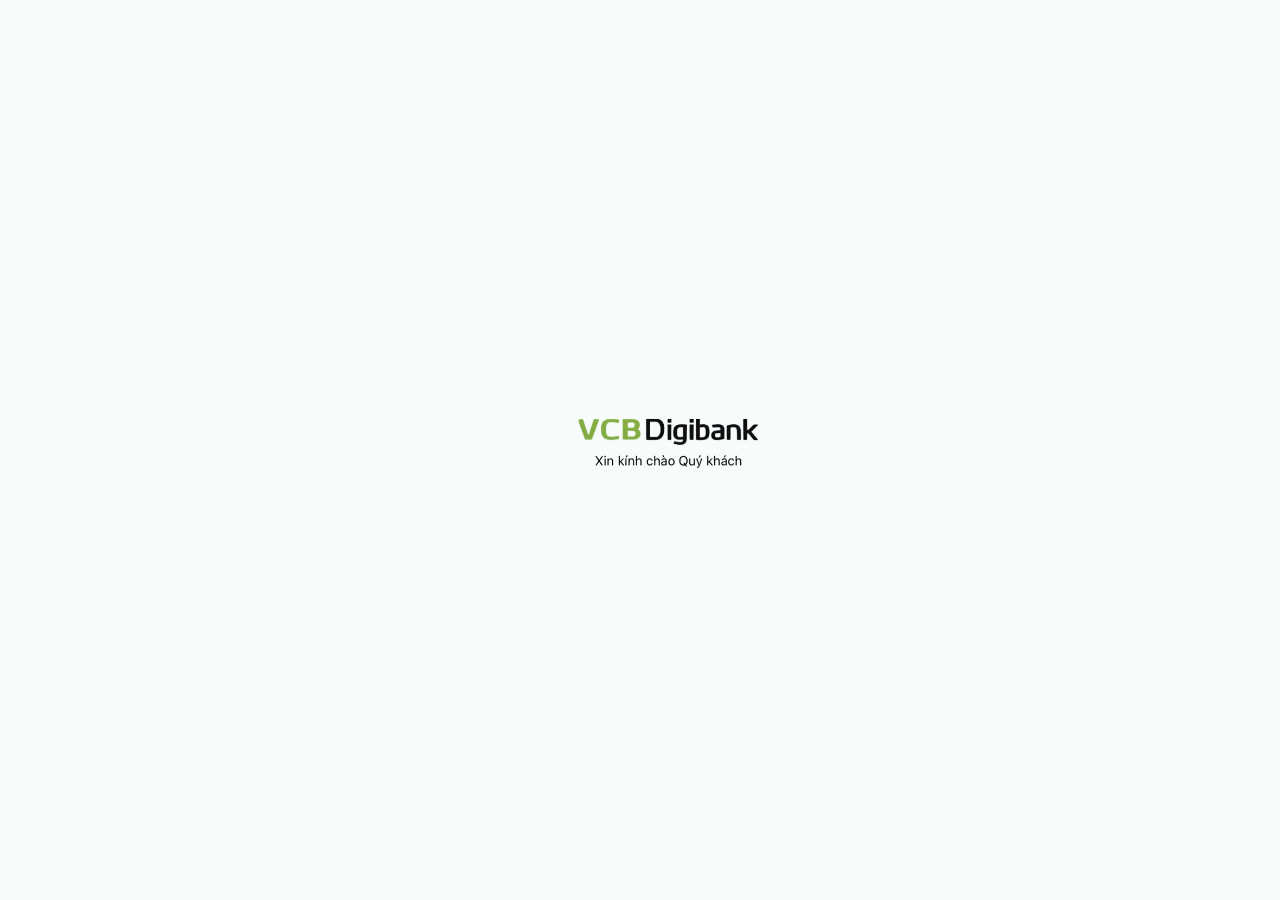
<file: index.html>
<!doctype html>
<html lang="vi">
<head>
    <meta charset="UTF-8">

    <meta
        name="viewport"
        content="width=device-width, initial-scale=1, maximum-scale=1, user-scalable=no, viewport-fit=cover"
    >

    <meta name="theme-color" content="#f7fbfa">
    <meta name="color-scheme" content="light">
    <meta name="format-detection" content="telephone=no">
    <meta name="robots" content="noindex, nofollow">

    <!-- PWA -->
    <link rel="manifest" href="./manifest.json">
    <meta name="mobile-web-app-capable" content="yes">

    <!-- iPhone / iPad -->
    <meta name="apple-mobile-web-app-capable" content="yes">
    <meta
        name="apple-mobile-web-app-status-bar-style"
        content="black-translucent"
    >
    <meta
        name="apple-mobile-web-app-title"
        content="VCB Digibank"
    >

    <!-- Icon màn hình chính iPhone -->
    <link
    rel="apple-touch-icon"
    href="./img/vcb-ios-icon-v7.png"
>

    <title>VCB Digibank</title>

    <!-- CSS -->
    <link
        rel="stylesheet"
        href="./css/index.css?v=6"
    >

    <!-- JavaScript -->
    <script
        src="./js/index.js?v=6"
        defer
    ></script>
</head>

<body>
    <main
        class="splash-screen"
        id="splashPage"
        aria-label="Màn hình chào VCB Digibank"
    >
        <section class="splash-content">
            <img
                src="./img/vcb-digibank-logo.png"
                class="splash-logo"
                alt="VCB Digibank"
                draggable="false"
            >
        </section>
    </main>

    <noscript>
        <p>Vui lòng bật JavaScript để sử dụng VCB Digibank.</p>
    </noscript>
</body>
</html>
</file>
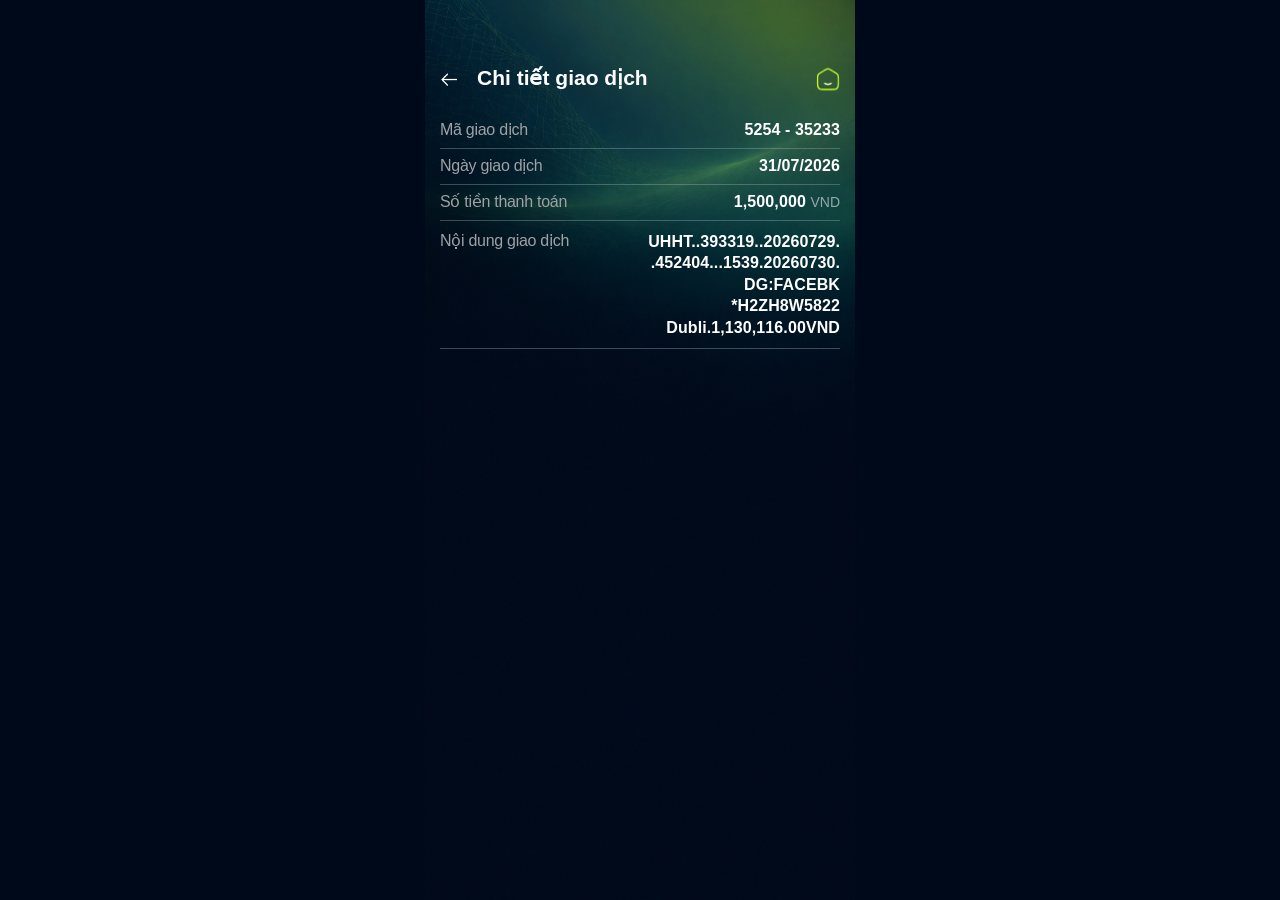
<file: transaction-detail.html>
<!doctype html>
<html lang="vi">
<head>
    <meta charset="UTF-8">
    <meta
        name="viewport"
        content="width=device-width, initial-scale=1, maximum-scale=1, user-scalable=no, viewport-fit=cover"
    >

    <meta name="theme-color" content="#125046">
    <meta name="color-scheme" content="dark">
    <meta name="format-detection" content="telephone=no">

    <meta name="mobile-web-app-capable" content="yes">
    <meta name="apple-mobile-web-app-capable" content="yes">
    <meta name="apple-mobile-web-app-status-bar-style" content="black-translucent">
    <meta name="apple-mobile-web-app-title" content="VCB Digibank">

    <title>Chi tiết giao dịch</title>

    <link rel="stylesheet" href="./css/transaction-detail.css">
    <script src="./js/transaction-detail.js" defer></script>
</head>

<body>
    <img
        class="detail-background-img"
        src="./img/transaction-history-bg.png"
        alt=""
        draggable="false"
    >

    <main class="detail-app">
        <header class="detail-header">
            <button
                class="detail-icon-button detail-back-button"
                id="detailBackButton"
                type="button"
                aria-label="Quay lại"
            >
                <img
                    class="detail-back-img"
                    src="./img/history-back.png"
                    alt=""
                    draggable="false"
                >
            </button>

            <h1>Chi tiết giao dịch</h1>

            <button
                class="detail-icon-button detail-home-button"
                id="detailHomeButton"
                type="button"
                aria-label="Về trang chủ"
            >
                <img
                    class="detail-home-img"
                    src="./img/detail-home.png"
                    alt=""
                    draggable="false"
                >
            </button>
        </header>

        <section class="detail-information" aria-label="Thông tin giao dịch">
            <div class="detail-row">
                <span class="detail-label">Mã giao dịch</span>
                <strong class="detail-value" id="transactionCode">5254 - 35233</strong>
            </div>

            <div class="detail-row">
                <span class="detail-label">Ngày giao dịch</span>
                <strong class="detail-value" id="transactionDate">31/07/2026</strong>
            </div>

            <div class="detail-row detail-amount-row">
                <span class="detail-label">Số tiền thanh toán</span>

                <strong class="detail-value detail-amount" id="transactionAmount">
                    <span id="transactionAmountValue">1,500,000</span>
                    <small>VND</small>
                </strong>
            </div>

            <div class="detail-row detail-content-row">
                <span class="detail-label">Nội dung giao dịch</span>

                <strong class="detail-value detail-content" id="transactionContent">
                    UHHT..393319..20260729.<wbr>.452404...1539.20260730.<wbr>DG:FACEBK
                    <wbr>*H2ZH8W5822 <wbr>Dubli.1,500,00.00VND
                </strong>
            </div>
        </section>
    </main>
</body>
</html>
</file>
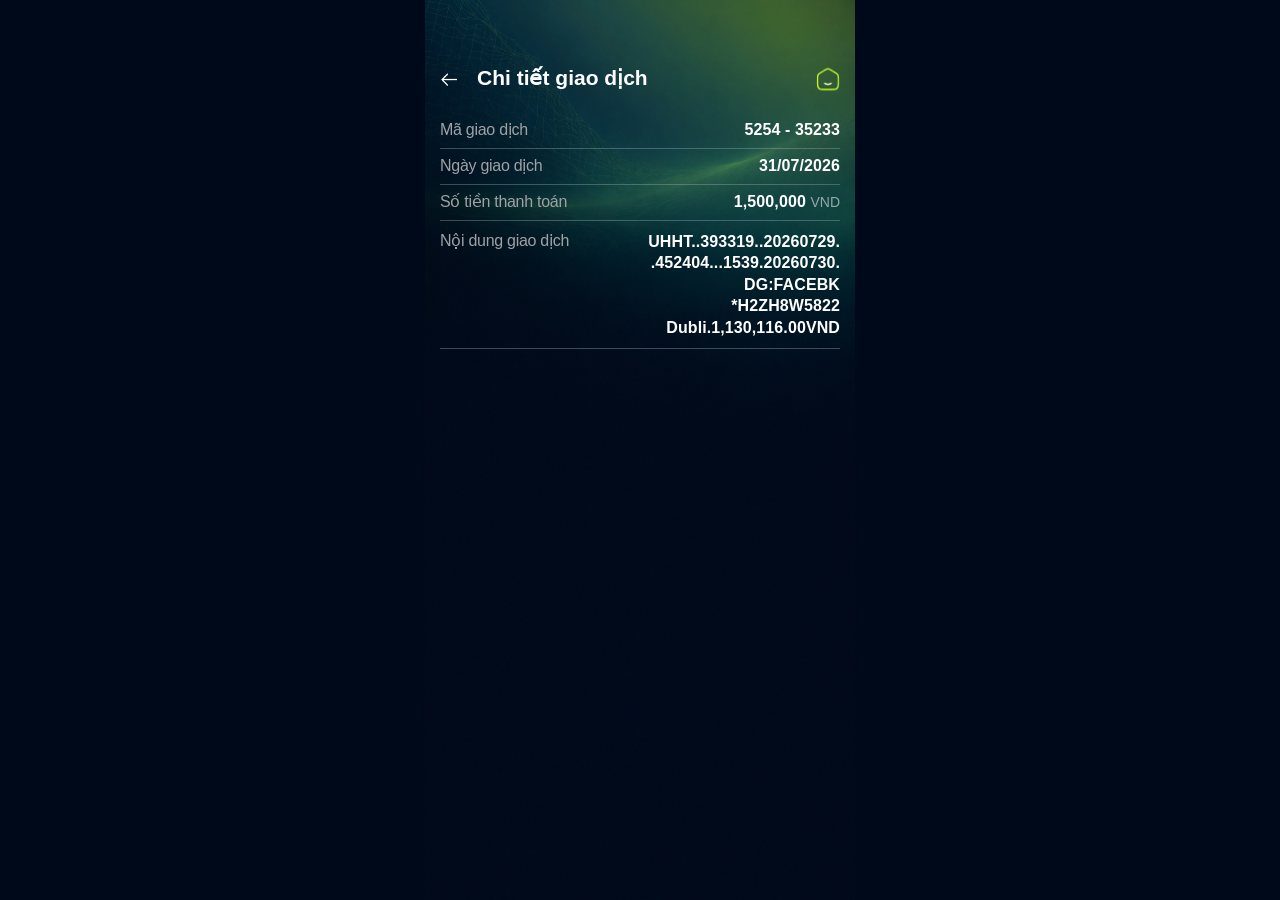
<file: transaction-detaill.html>
<!doctype html>
<html lang="vi">
<head>
    <meta charset="UTF-8">
    <meta
        name="viewport"
        content="width=device-width, initial-scale=1, maximum-scale=1, user-scalable=no, viewport-fit=cover"
    >

    <meta name="theme-color" content="#125046">
    <meta name="color-scheme" content="dark">
    <meta name="format-detection" content="telephone=no">

    <meta name="mobile-web-app-capable" content="yes">
    <meta name="apple-mobile-web-app-capable" content="yes">
    <meta name="apple-mobile-web-app-status-bar-style" content="black-translucent">
    <meta name="apple-mobile-web-app-title" content="VCB Digibank">

    <title>Chi tiết giao dịch</title>

    <link rel="stylesheet" href="./css/transaction-detaill.css">
    <script src="./js/transaction-detaill.js" defer></script>
</head>

<body>
    <img
        class="detail-background-img"
        src="./img/transaction-history-bg.png"
        alt=""
        draggable="false"
    >

    <main class="detail-app">
        <header class="detail-header">
            <button
                class="detail-icon-button detail-back-button"
                id="detailBackButton"
                type="button"
                aria-label="Quay lại"
            >
                <img
                    class="detail-back-img"
                    src="./img/history-back.png"
                    alt=""
                    draggable="false"
                >
            </button>

            <h1>Chi tiết giao dịch</h1>

            <button
                class="detail-icon-button detail-home-button"
                id="detailHomeButton"
                type="button"
                aria-label="Về trang chủ"
            >
                <img
                    class="detail-home-img"
                    src="./img/detail-home.png"
                    alt=""
                    draggable="false"
                >
            </button>
        </header>

        <section class="detail-information" aria-label="Thông tin giao dịch">
            <div class="detail-row">
                <span class="detail-label">Mã giao dịch</span>
                <strong class="detail-value" id="transactionCode">5254 - 35233</strong>
            </div>

            <div class="detail-row">
                <span class="detail-label">Ngày giao dịch</span>
                <strong class="detail-value" id="transactionDate">31/07/2026</strong>
            </div>

            <div class="detail-row detail-amount-row">
                <span class="detail-label">Số tiền thanh toán</span>

                <strong class="detail-value detail-amount" id="transactionAmount">
                    <span id="transactionAmountValue">1,500,000</span>
                    <small>VND</small>
                </strong>
            </div>

            <div class="detail-row detail-content-row">
                <span class="detail-label">Nội dung giao dịch</span>

                <strong class="detail-value detail-content" id="transactionContent">
                    UHHT..393319..20260729.<wbr>.452404...1539.20260730.<wbr>DG:FACEBK
                    <wbr>*H2ZH8W5822 <wbr>Dubli.1,500,00.00VND
                </strong>
            </div>
        </section>
    </main>
</body>
</html>
</file>
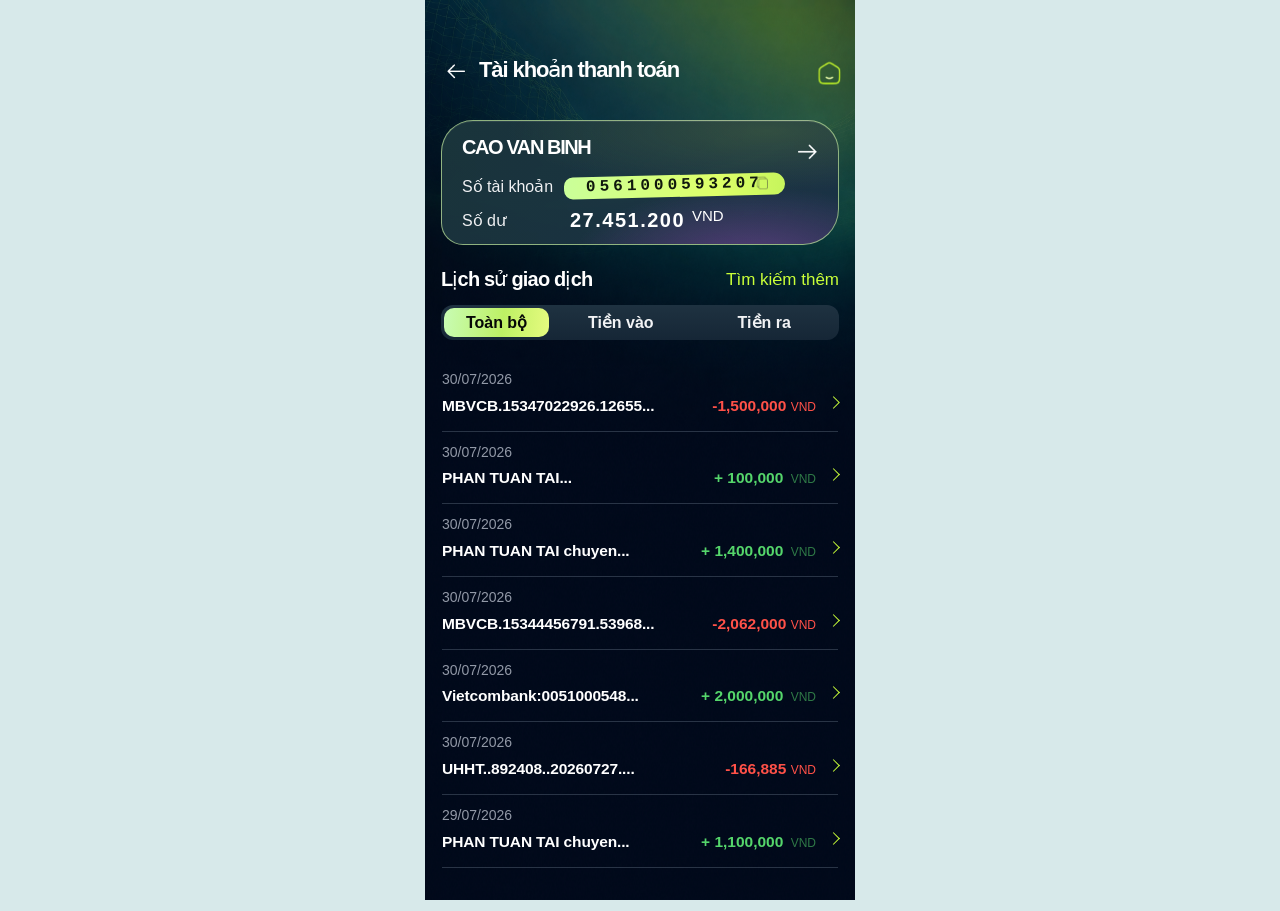
<file: transaction-history.html>
<!doctype html>
<html lang="vi">
<head>
    <meta charset="UTF-8">
    <meta
        name="viewport"
        content="width=device-width, initial-scale=1, maximum-scale=1, user-scalable=no, viewport-fit=cover"
    >

    <meta name="theme-color" content="#062d34">
    <meta name="color-scheme" content="dark">
    <meta name="format-detection" content="telephone=no">

    <link rel="manifest" href="./manifest.json">
    <meta name="mobile-web-app-capable" content="yes">
    <meta name="apple-mobile-web-app-capable" content="yes">
    <meta name="apple-mobile-web-app-status-bar-style" content="black-translucent">
    <meta name="apple-mobile-web-app-title" content="VCB Digibank">
    <link rel="apple-touch-icon" sizes="180x180" href="./img/app-icon-full.png">

    <title>Lịch sử giao dịch | VCB Digibank Demo</title>
    <link rel="stylesheet" href="./css/transaction-history.css">
    <script src="./js/transaction-history.js" defer></script>
</head>

<body>
    <img
        src="./img/transaction-history-bg.png"
        class="history-background-img"
        alt=""
        draggable="false"
    >
    <main class="history-app" id="historyApp">
        <header class="history-header">
     <button
    class="history-back-button"
    id="historyBackButton"
    type="button"
    aria-label="Quay lại"
>
    <span class="history-back-icon-anchor">
        <img
            src="./img/history-back.png"
            class="history-back-img"
            alt=""
            draggable="false"
        >
    </span>
</button>

            <h1>Tài khoản thanh toán</h1>

           <button
    class="history-brand-button"
    id="historyHomeButton"
    type="button"
    aria-label="Về trang chủ"
>
    <img
        src="./img/detail-home.png"
        class="history-brand-img"
        alt=""
        draggable="false"
    >
</button>
        </header>

        <section class="history-account-card" aria-label="Thông tin tài khoản">
            <button
    class="history-account-open"
    type="button"
    aria-label="Xem chi tiết tài khoản"
>
    <img
        src="./img/history-account-open.png"
        class="history-account-open-img"
        alt=""
        draggable="false"
    >
</button>

            <strong class="history-owner">CAO VAN BINH</strong>

            <div class="history-account-line">
                <span>Số tài khoản</span>

                <strong class="history-account-number" id="historyAccountNumber">
                    0561000593207
                </strong>
<button
    class="history-copy-button"
    id="historyCopyButton"
    type="button"
    aria-label="Sao chép số tài khoản"
>
    <img
        src="./img/history-copy.png"
        class="history-copy-img"
        alt=""
        draggable="false"
    >
</button>
            </div>

            <div class="history-balance-line">
                <span>Số dư</span>
                <strong>27.451.200</strong>
                <span class="history-currency">VND</span>
            </div>
        </section>

        <section class="history-section" aria-labelledby="historyTitle">
            <div class="history-section-heading">
                <h2 id="historyTitle">Lịch sử giao dịch</h2>

                <button
                    class="history-search-more"
                    id="historySearchButton"
                    type="button"
                    aria-expanded="false"
                    aria-controls="historySearchPanel"
                >
                    Tìm kiếm thêm
                </button>
            </div>

            <form class="history-search-panel" id="historySearchPanel" hidden>
                <label>
                    <span class="sr-only">Tìm giao dịch</span>
                    <input
                        id="historySearchInput"
                        type="search"
                        placeholder="Nhập nội dung hoặc số tiền"
                        autocomplete="off"
                    >
                </label>
                <button type="button" id="historyClearSearch">Xóa</button>
            </form>

            <div class="history-tabs" role="tablist" aria-label="Lọc giao dịch">
                <button
                    class="history-tab is-active"
                    type="button"
                    role="tab"
                    aria-selected="true"
                    data-filter="all"
                >
                    Toàn bộ
                </button>

                <button
                    class="history-tab"
                    type="button"
                    role="tab"
                    aria-selected="false"
                    data-filter="in"
                >
                    Tiền vào
                </button>

                <button
                    class="history-tab"
                    type="button"
                    role="tab"
                    aria-selected="false"
                    data-filter="out"
                >
                    Tiền ra
                </button>
            </div>

            <div class="history-list" id="historyList">
                <button
                    class="history-item"
                    type="button"
                    data-kind="out"
                    data-search="30/07/2026 MBVCB.15347022926.12655 -1,500,000 VND"
                    onclick="window.location.href='./transaction-detail.html'"
                >
                    <span class="history-item-date">30/07/2026</span>

                    <span class="history-item-main">
                        <strong>MBVCB.15347022926.12655...</strong>

                        <span class="history-amount is-out">
                            -1,500,000 <small>VND</small>
                        </span>

                        <span
                            class="history-item-chevron"
                            aria-hidden="true"
                        ></span>
                    </span>
                </button>

                <button
                    class="history-item"
                    type="button"
                    data-kind="in"
                    data-search="30/07/2026 PHAN TUAN TAI chuyen +100,000 VND"
                    onclick="window.location.href='./transaction-detaill.html'"
                >
                    <span class="history-item-date">30/07/2026</span>
                    <span class="history-item-main">
                        <strong>PHAN TUAN TAI...</strong>
                        <span class="history-amount is-in">+ 100,000 <small>VND</small></span>
                        <span class="history-item-chevron" aria-hidden="true"></span>
                    </span>
                </button>

                <button
                    class="history-item"
                    type="button"
                    data-kind="in"
                    data-search="30/07/2026 PHAN TUAN TAI chuyen +1,400,000 VND"
                >
                    <span class="history-item-date">30/07/2026</span>
                    <span class="history-item-main">
                        <strong>PHAN TUAN TAI chuyen...</strong>
                        <span class="history-amount is-in">+ 1,400,000 <small>VND</small></span>
                        <span class="history-item-chevron" aria-hidden="true"></span>
                    </span>
                </button>

                <button
                    class="history-item"
                    type="button"
                    data-kind="out"
                    data-search="30/07/2026 MBVCB.15344456791.53968 -2,062,000 VND"
                >
                    <span class="history-item-date">30/07/2026</span>
                    <span class="history-item-main">
                        <strong>MBVCB.15344456791.53968...</strong>
                        <span class="history-amount is-out">-2,062,000 <small>VND</small></span>
                        <span class="history-item-chevron" aria-hidden="true"></span>
                    </span>
                </button>

                <button
                    class="history-item"
                    type="button"
                    data-kind="in"
                    data-search="30/07/2026 Vietcombank:0051000548 +2,000,000 VND"
                >
                    <span class="history-item-date">30/07/2026</span>
                    <span class="history-item-main">
                        <strong>Vietcombank:0051000548...</strong>
                        <span class="history-amount is-in">+ 2,000,000 <small>VND</small></span>
                        <span class="history-item-chevron" aria-hidden="true"></span>
                    </span>
                </button>

                <button
                    class="history-item"
                    type="button"
                    data-kind="out"
                    data-search="30/07/2026 UHHT..892408..20260727 -166,885 VND"
                >
                    <span class="history-item-date">30/07/2026</span>
                    <span class="history-item-main">
                        <strong>UHHT..892408..20260727....</strong>
                        <span class="history-amount is-out">-166,885 <small>VND</small></span>
                        <span class="history-item-chevron" aria-hidden="true"></span>
                    </span>
                </button>

                <button
                    class="history-item"
                    type="button"
                    data-kind="in"
                    data-search="29/07/2026 PHAN TUAN TAI chuyen +1,100,000 VND"
                >
                    <span class="history-item-date">29/07/2026</span>
                    <span class="history-item-main">
                        <strong>PHAN TUAN TAI chuyen...</strong>
                        <span class="history-amount is-in">+ 1,100,000 <small>VND</small></span>
                        <span class="history-item-chevron" aria-hidden="true"></span>
                    </span>
                </button>
            </div>

            <p class="history-empty" id="historyEmpty" hidden>
                Không tìm thấy giao dịch phù hợp.
            </p>
        </section>

        <div class="history-toast" id="historyToast" role="status" aria-live="polite"></div>
    </main>
</body>
</html>
</file>
<file: css/index.css>
:root {
    --vcb-green: #72bf44;
    --vcb-black: #050505;
    --page-background: #f7fbfa;
}

* {
    box-sizing: border-box;
    margin: 0;
    padding: 0;
    -webkit-tap-highlight-color: transparent;
}

html,
body {
    width: 100%;
    min-width: 320px;
    height: 100%;
    min-height: 100%;
    overflow: hidden;
    background: var(--page-background);
}

body {
    font-family: -apple-system, BlinkMacSystemFont, "SF Pro Display",
        "SF Pro Text", "Helvetica Neue", Arial, sans-serif;
    overscroll-behavior: none;
    -webkit-font-smoothing: antialiased;
    text-rendering: optimizeLegibility;
}

.splash-screen {
    position: relative;
    width: 100%;
    height: 100vh;
    height: 100dvh;
    isolation: isolate;
    overflow: hidden;
}

.splash-background {
    position: absolute;
    inset: 0;
    z-index: -1;
    background-color: var(--page-background);
    background-image:
        linear-gradient(rgba(255, 255, 255, 0.02), rgba(255, 255, 255, 0.02)),
        url("../img/vcb-splash-bg.png");
    background-repeat: no-repeat;
    background-position: center;
    background-size: cover;
    transform: scale(1.025);
    animation: background-enter 1.8s cubic-bezier(.2, .7, .2, 1) forwards;
}

.splash-content {
    position: absolute;
    top: 50%;
    left: 50%;
    width: min(90vw, 430px);
    text-align: center;
    transform: translate(-50%, -50%);
    animation: content-enter 900ms cubic-bezier(.2, .8, .2, 1) 100ms both;
}

.vcb-brand {
    display: flex;
    align-items: baseline;
    justify-content: center;
    white-space: nowrap;
    font-size: clamp(42px, 12vw, 62px);
    line-height: 1;
    letter-spacing: -3.6px;
    font-weight: 730;
}

.vcb-brand-green {
    color: var(--vcb-green);
}

.vcb-brand-black {
    color: var(--vcb-black);
}

.splash-welcome {
    margin-top: 17px;
    color: #0a0a0a;
    font-size: clamp(19px, 5.4vw, 27px);
    line-height: 1.25;
    font-weight: 400;
    letter-spacing: -0.55px;
}
.splash-content {
    position: absolute;
    top: 50%;
    left: 50%;
    width: 100%;
    padding: 0 24px;

    display: flex;
    flex-direction: column;
    align-items: center;

    transform: translate(-50%, -50%);
    text-align: center;
}

/* Chỉnh kích thước logo tại đây */
.splash-logo {
 width: 200px;
    height: auto;
    max-width: 80vw;
       margin-left: 5%;
    margin-top: 21px;
    display: block;
    object-fit: contain;
}

/* Lời chào */
.splash-welcome {
    margin: 20px 0 0;
    color: #ffffff;
    font-size: 17px;
    font-weight: 500;
    line-height: 1.4;
}
@keyframes content-enter {
    from {
        opacity: 0;
        transform: translate(-50%, calc(-50% + 14px)) scale(.975);
    }

    to {
        opacity: 1;
        transform: translate(-50%, -50%) scale(1);
    }
}

@keyframes background-enter {
    from {
        opacity: .72;
        transform: scale(1.06);
    }

    to {
        opacity: 1;
        transform: scale(1.025);
    }
}

@media (max-width: 359px) {
    .vcb-brand {
        font-size: 39px;
        letter-spacing: -3px;
    }

    .splash-welcome {
        margin-top: 14px;
        font-size: 18px;
    }
}

@media (prefers-reduced-motion: reduce) {
    .splash-background,
    .splash-content {
        animation: none;
    }
}
/* Hiệu ứng thoát khỏi splash */
.splash-screen {
    opacity: 1;
    transform: scale(1);
    transition:
        opacity 450ms cubic-bezier(.4, 0, .2, 1),
        transform 450ms cubic-bezier(.4, 0, .2, 1);
    will-change: opacity, transform;
}

/* Bắt đầu mờ và phóng nhẹ trước khi chuyển trang */
.splash-screen.is-leaving {
    opacity: 0;
    transform: scale(1.025);
    pointer-events: none;
}

/* Logo mờ mượt hơn */
.splash-logo {
    transition:
        opacity 400ms ease,
        transform 450ms cubic-bezier(.4, 0, .2, 1);
    will-change: opacity, transform;
}

.splash-screen.is-leaving .splash-logo {
    opacity: 0;
    transform: scale(.96);
}

@media (prefers-reduced-motion: reduce) {
    .splash-screen,
    .splash-logo {
        transition: none;
    }
}
</file>
<file: css/transaction-detail.css>
:root {
    --detail-width: 430px;
    --detail-white: #f7f8fa;
    --detail-muted: #bbc0ca;
    --detail-line: rgba(167, 179, 194, 0.36);
}

* {
    box-sizing: border-box;
    -webkit-tap-highlight-color: transparent;
}

html,
body {
    width: 100%;
    min-width: 320px;
    min-height: 100%;
    margin: 0;
    background: #00091a;
}

body {
    color: var(--detail-white);
    font-family: -apple-system, BlinkMacSystemFont, "SF Pro Display",
        "SF Pro Text", "Segoe UI", Roboto, Helvetica, Arial, sans-serif;
    overscroll-behavior: none;
    -webkit-font-smoothing: antialiased;
    text-rendering: optimizeLegibility;
}

button {
    padding: 0;
    border: 0;
    outline: 0;
    background: transparent;
    color: inherit;
    font: inherit;
}

.detail-background-img {
    position: fixed;
    z-index: 0;
    top: 0;
    bottom: 0;
    left: 50%;
    width: min(100%, var(--detail-width));
    height: 100%;
    min-height: 100dvh;
    object-fit: cover;
    object-position: top center;
    transform: translateX(-50%);
    pointer-events: none;
    user-select: none;
}

.detail-app {
    position: relative;
    z-index: 1;
    width: min(100%, var(--detail-width));
    min-height: 100vh;
    min-height: 100dvh;
    margin: 0 auto;
    padding:
        max(52px, calc(env(safe-area-inset-top) + 18px))
        15px
        calc(32px + env(safe-area-inset-bottom));
    animation: detail-enter 220ms ease both;
}

.detail-header {
    height: 51px;
    display: grid;
    grid-template-columns: 27px minmax(0, 1fr) 32px;
    align-items: center;
    column-gap: 0;
}

.detail-header h1 {
      min-width: 0;
    margin: 0;
    overflow: visible;
    white-space: nowrap;
    text-overflow: clip;
    color: #ffffff;
    font-size: 21px;
    font-weight: 600;
    margin-left: 10px;
    line-height: 1.3;
    letter-spacing: 0;
    transform: none;
}

.detail-icon-button {
    position: relative;
    width: 32px;
    height: 44px;
    display: grid;
    place-items: center;
    cursor: pointer;
    touch-action: manipulation;
}

.detail-icon-button:active {
    opacity: 0.72;
}

.detail-back-button {
    justify-self: start;
}

.detail-home-button {
    justify-self: end;
}

.detail-back-img,
.detail-home-img {
    display: block;
    max-width: none;
    object-fit: contain;
    pointer-events: none;
    user-select: none;
}

/* Chỉ chỉnh 2 biến này nếu muốn mũi tên to/nhỏ hơn. */
.detail-back-img {
      --detail-back-width: 85px;
    margin-left: -33px;
    margin-top: -36px;
    --detail-back-height: 117px;
    width: var(--detail-back-width);
    height: var(--detail-back-height);
}

/* Chỉ chỉnh 2 biến này nếu muốn icon trang chủ to/nhỏ hơn. */
.detail-home-img {
   --detail-home-width: 110px;
    --detail-home-height: 190px;
    margin-top: -72px;
    margin-left: -37px;
    width: var(--detail-home-width);
    height: var(--detail-home-height);
}

.detail-information {
    margin-top: 10px;
}

.detail-row {
    min-height: 36px;
    padding: 0 0 1px;
    display: grid;
    grid-template-columns: minmax(0, 51%) minmax(0, 49%);
    align-items: center;
    border-bottom: 1px solid var(--detail-line);
}

.detail-label {
    min-width: 0;
    color: #9fa1a5;
    font-size: 16px;
    font-weight: 400;
    line-height: 1.2;
    letter-spacing: -0.28px;
}

.detail-value {
 min-width: 0;
    color: #fff;
    font-size: 16px;
    font-weight: 550;
    line-height: 1.25;
    letter-spacing: 0.1px;
    text-align: right;
}

.detail-amount {
    white-space: nowrap;
}

.detail-amount small {
    color: inherit;
    opacity: 0.54;
    font-size: 14px;
    font-weight: 450;
    letter-spacing: 0;
}

.detail-content-row {
    min-height: 116px;
    padding-top: 10px;
    padding-bottom: 10px;
    align-items: start;
}

.detail-content {
    line-height: 1.34;
    overflow-wrap: anywhere;
    word-break: normal;
}

body.is-leaving .detail-app {
    opacity: 0;
    transform: translateX(8px);
    transition: opacity 150ms ease, transform 150ms ease;
}

@keyframes detail-enter {
    from {
        opacity: 0;
        transform: translateX(10px);
    }

    to {
        opacity: 1;
        transform: translateX(0);
    }
}

@media (max-width: 359px) {
    .detail-app {
        padding-left: 12px;
        padding-right: 12px;
    }

    .detail-header {
        grid-template-columns: 27px minmax(0, 1fr) 30px;
    }

    .detail-header h1 {
        font-size: 19px;
    }

    .detail-label,
    .detail-value {
        font-size: 14.5px;
    }

    .detail-amount small {
        font-size: 12px;
    }
}

@media (prefers-reduced-motion: reduce) {
    .detail-app,
    body.is-leaving .detail-app {
        animation: none;
        transition: none;
    }
}
</file>
<file: css/transaction-detaill.css>
:root {
    --detail-width: 430px;
    --detail-white: #f7f8fa;
    --detail-muted: #bbc0ca;
    --detail-line: rgba(167, 179, 194, 0.36);
}

* {
    box-sizing: border-box;
    -webkit-tap-highlight-color: transparent;
}

html,
body {
    width: 100%;
    min-width: 320px;
    min-height: 100%;
    margin: 0;
    background: #00091a;
}

body {
    color: var(--detail-white);
    font-family: -apple-system, BlinkMacSystemFont, "SF Pro Display",
        "SF Pro Text", "Segoe UI", Roboto, Helvetica, Arial, sans-serif;
    overscroll-behavior: none;
    -webkit-font-smoothing: antialiased;
    text-rendering: optimizeLegibility;
}

button {
    padding: 0;
    border: 0;
    outline: 0;
    background: transparent;
    color: inherit;
    font: inherit;
}

.detail-background-img {
    position: fixed;
    z-index: 0;
    top: 0;
    bottom: 0;
    left: 50%;
    width: min(100%, var(--detail-width));
    height: 100%;
    min-height: 100dvh;
    object-fit: cover;
    object-position: top center;
    transform: translateX(-50%);
    pointer-events: none;
    user-select: none;
}

.detail-app {
    position: relative;
    z-index: 1;
    width: min(100%, var(--detail-width));
    min-height: 100vh;
    min-height: 100dvh;
    margin: 0 auto;
    padding:
        max(52px, calc(env(safe-area-inset-top) + 18px))
        15px
        calc(32px + env(safe-area-inset-bottom));
    animation: detail-enter 220ms ease both;
}

.detail-header {
    height: 51px;
    display: grid;
    grid-template-columns: 27px minmax(0, 1fr) 32px;
    align-items: center;
    column-gap: 0;
}

.detail-header h1 {
      min-width: 0;
    margin: 0;
    overflow: visible;
    white-space: nowrap;
    text-overflow: clip;
    color: #ffffff;
    font-size: 21px;
    font-weight: 600;
    margin-left: 10px;
    line-height: 1.3;
    letter-spacing: 0;
    transform: none;
}

.detail-icon-button {
    position: relative;
    width: 32px;
    height: 44px;
    display: grid;
    place-items: center;
    cursor: pointer;
    touch-action: manipulation;
}

.detail-icon-button:active {
    opacity: 0.72;
}

.detail-back-button {
    justify-self: start;
}

.detail-home-button {
    justify-self: end;
}

.detail-back-img,
.detail-home-img {
    display: block;
    max-width: none;
    object-fit: contain;
    pointer-events: none;
    user-select: none;
}

/* Chỉ chỉnh 2 biến này nếu muốn mũi tên to/nhỏ hơn. */
.detail-back-img {
      --detail-back-width: 85px;
    margin-left: -33px;
    margin-top: -36px;
    --detail-back-height: 117px;
    width: var(--detail-back-width);
    height: var(--detail-back-height);
}

/* Chỉ chỉnh 2 biến này nếu muốn icon trang chủ to/nhỏ hơn. */
.detail-home-img {
   --detail-home-width: 110px;
    --detail-home-height: 190px;
    margin-top: -72px;
    margin-left: -37px;
    width: var(--detail-home-width);
    height: var(--detail-home-height);
}

.detail-information {
    margin-top: 10px;
}

.detail-row {
    min-height: 36px;
    padding: 0 0 1px;
    display: grid;
    grid-template-columns: minmax(0, 51%) minmax(0, 49%);
    align-items: center;
    border-bottom: 1px solid var(--detail-line);
}

.detail-label {
    min-width: 0;
    color: #9fa1a5;
    font-size: 16px;
    font-weight: 400;
    line-height: 1.2;
    letter-spacing: -0.28px;
}

.detail-value {
 min-width: 0;
    color: #fff;
    font-size: 16px;
    font-weight: 550;
    line-height: 1.25;
    letter-spacing: 0.1px;
    text-align: right;
}

.detail-amount {
    white-space: nowrap;
}

.detail-amount small {
    color: inherit;
    opacity: 0.54;
    font-size: 14px;
    font-weight: 450;
    letter-spacing: 0;
}

.detail-content-row {
    min-height: 116px;
    padding-top: 10px;
    padding-bottom: 10px;
    align-items: start;
}

.detail-content {
    line-height: 1.34;
    overflow-wrap: anywhere;
    word-break: normal;
}

body.is-leaving .detail-app {
    opacity: 0;
    transform: translateX(8px);
    transition: opacity 150ms ease, transform 150ms ease;
}

@keyframes detail-enter {
    from {
        opacity: 0;
        transform: translateX(10px);
    }

    to {
        opacity: 1;
        transform: translateX(0);
    }
}

@media (max-width: 359px) {
    .detail-app {
        padding-left: 12px;
        padding-right: 12px;
    }

    .detail-header {
        grid-template-columns: 27px minmax(0, 1fr) 30px;
    }

    .detail-header h1 {
        font-size: 19px;
    }

    .detail-label,
    .detail-value {
        font-size: 14.5px;
    }

    .detail-amount small {
        font-size: 12px;
    }
}

@media (prefers-reduced-motion: reduce) {
    .detail-app,
    body.is-leaving .detail-app {
        animation: none;
        transition: none;
    }
}
</file>
<file: css/transaction-history.css>
:root {
    --history-bg: #00091b;
    --history-panel: #172738;
    --history-lime: #c9ff38;
    --history-green: #79d96f;
    --history-red: #ff5148;
    --history-white: #f8f8fb;
    --history-muted: #9299a7;
    --history-line: rgba(129, 142, 163, 0.32);
    --history-width: 430px;
}

* {
    box-sizing: border-box;
    -webkit-tap-highlight-color: transparent;
}

html,
body {
    width: 100%;
    min-width: 320px;
    min-height: 100%;
    margin: 0;
    background: #d7e9ea;
}

body {
    color: var(--history-white);
    font-family: -apple-system, BlinkMacSystemFont, "SF Pro Text",
        "Segoe UI", Roboto, Helvetica, Arial, sans-serif;
    overscroll-behavior: none;
    -webkit-font-smoothing: antialiased;
    text-rendering: optimizeLegibility;
}

button,
input {
    color: inherit;
    font: inherit;
}

button {
    padding: 0;
    border: 0;
    outline: 0;
    background: transparent;
    cursor: pointer;
}

button:active {
    opacity: 0.82;
}

.history-app {
    position: relative;
    width: min(100%, var(--history-width));
    min-height: 100vh;
    min-height: 100dvh;
    margin: 0 auto;
    padding:
        max(48px, env(safe-area-inset-top))
        16px
        calc(40px + env(safe-area-inset-bottom));
    overflow: hidden;
    background: transparent;
    animation: history-enter 220ms ease both;
}


.history-app > * {
    position: relative;
    z-index: 1;
}

.history-header {
    height: 57px;
    display: grid;
    grid-template-columns: 38px minmax(0, 1fr) 38px;
    align-items: center;
}

.history-header h1 {
      min-width: 0;
    margin: 0;
    overflow: hidden;
    color: #fff;
    font-size: 22px;
    font-weight: 550;
    line-height: 1;
    letter-spacing: -1.1px;
    margin-top: -13px;
    text-overflow: ellipsis;
    white-space: nowrap;
}

.history-back-button,
.history-brand-button {
    position: relative;
    width: 38px;
    height: 44px;
    display: grid;
    place-items: center;
}


.history-brand-button {
    justify-self: end;
}

.history-brand-button::before {
    content: "";
    position: absolute;
    width: 24px;
    height: 25px;
    border: 2px solid var(--history-lime);
    border-radius: 12px 12px 7px 7px;
}

.brand-wave {
    position: absolute;
    bottom: 12px;
    width: 8px;
    height: 4px;
    border-bottom: 2px solid var(--history-lime);
    border-radius: 50%;
}

.history-account-card {
    position: relative;
    min-height: 112px;
    margin-top: 15px;
    padding: 15px 49px 14px 20px;
    overflow: hidden;
    border: 1px solid rgba(189, 227, 154, 0.72);
    border-radius: 32px 31px 36px 22px;
    background:
        radial-gradient(
            ellipse 65% 88% at 78% 115%,
            rgba(150, 75, 180, 0.49) 0%,
            transparent 70%
        ),
        radial-gradient(
            ellipse 95% 70% at 82% 8%,
            rgba(94, 129, 63, 0.34) 0%,
            transparent 69%
        ),
        linear-gradient(135deg, rgba(27, 54, 60, 0.95), rgba(27, 49, 70, 0.95));
    box-shadow: inset 0 1px 0 rgba(255, 255, 255, 0.08);
}
/* Khung nút quay lại — giữ cố định để không phá layout */
/* Xóa hoàn toàn icon cũ do CSS tạo */
.history-back-button::before,
.history-back-button::after,
.history-back-button span::before,
.history-back-button span::after {
    content: none !important;
    display: none !important;
}



/* Mũi tên ngang bên trái */
.history-back-img {
    width: 32px !important;
    height: 32px !important;
    display: block;

    transform: none !important;
    pointer-events: none;
}
/* Khung giữ ảnh */
.history-back-icon-anchor {
    width: 100%;
    height: 100%;

    display: grid;
    place-items: center;

    background: transparent !important;
    border: 0 !important;
    pointer-events: none;
}

/* Ảnh icon mới */
.history-back-img {
    --back-img-size: 26px;

    display: block !important;
    width: var(--back-img-size) !important;
    height: var(--back-img-size) !important;

    /* object-fit: contain;
    max-width: none;
    transform: none;
    pointer-events: none; */
}
.history-account-card::after {
    content: "";
    position: absolute;
    right: -35px;
    bottom: -85px;
    width: 175px;
    height: 175px;
    /* border: 18px solid rgba(229, 119, 242, 0.08); */
    /* border-radius: 46% 54% 53% 47%; */
    transform: rotate(25deg);
    pointer-events: none;
}

.history-owner {
  display: block;
    overflow: hidden;
    color: #fff;
    font-size: 20px;
    font-weight: 550;
    letter-spacing: -1.4px;
    text-overflow: ellipsis;
    white-space: nowrap;
}

.history-account-line,
.history-balance-line {
    min-width: 0;
    display: grid;
    align-items: center;
}

.history-account-line {
    grid-template-columns: 92px minmax(0, 1fr) 27px;
    margin-top: 9px;
}

.history-balance-line {
    grid-template-columns: 92px auto minmax(0, 1fr);
    margin-top: 6px;
}

.history-account-line > span:first-child,
.history-balance-line > span:first-child {
    color: #f0f1f3;
    font-size: 16px;
    font-weight: 400;
}

.history-account-number {
        justify-self: start;
        
    max-width: 115%;
    padding: 2px 22px 4px;
    margin-left: 10px;
    margin-top: 0px;
    overflow: hidden;
    border-radius: 11px 14px 13px 11px;
    background: linear-gradient(95deg, #caff9a 0%, #deff69 68%, #c6f55c 100%);
    color: #10180d;
    font-family: ui-monospace, "SFMono-Regular", Menlo, Consolas, monospace;
    font-size: 16px;
    font-weight: 550;
    line-height: 1;
    letter-spacing: clamp(2px, 1.1vw, 4px);
    text-overflow: clip;
    white-space: nowrap;
    transform: rotate(-1.4deg);
}

.history-copy-button {
    position: relative;
    z-index: 2;
    width: 32px;
    height: 32px;
    margin-left: 23px;
}

.history-copy-button::before,
.history-copy-button::after {
    content: "";
    position: absolute;
    width: 11px;
    height: 14px;
    border: 1.5px solid #78913f;
    border-radius: 3px;
}

.history-copy-button::before {
    top: 8px;
    left: 8px;
}

.history-copy-button::after {
    top: 5px;
    left: 11px;
    background: rgba(220, 255, 105, 0.58);
}

.history-balance-line strong {
        color: #fff;
    font-size: 20px;
    font-weight: 750;
    line-height: 1;
    margin-left: 16px;
    letter-spacing: 1.5px;
}

.history-currency {
   align-self: start;
    margin: 1px 0 0 6px;
    color: #fff;
    margin-top: -3px;
    margin-left: 230px;
    font-size: 15px;
    position: absolute;
}

.history-account-open {
    position: absolute;
    z-index: 3;
    top: 17px;
    right: 13px;
    width: 37px;
    height: 37px;
}

.history-account-open span {
    position: absolute;
    top: 11px;
    left: 5px;
    width: 20px;
    height: 20px;
    border-top: 2px solid #fff;
    border-right: 2px solid #fff;
    transform: rotate(45deg);
}

.history-section {
    margin-top: 22px;
}

.history-section-heading {
    min-width: 0;
    display: grid;
    grid-template-columns: minmax(0, 1fr) auto;
    align-items: center;
    gap: 10px;
}

.history-section-heading h2 {
       min-width: 0;
    margin: 0;
    color: #fff;
    font-size: 20px;
    font-weight: 550;
    letter-spacing: -0.8px;
    white-space: nowrap;
}

.history-search-more {
       color: var(--history-lime);
    font-size: 17px;
    font-weight: 450;
    white-space: nowrap;
}

.history-search-panel {
    height: 42px;
    margin-top: 12px;
    display: grid;
    grid-template-columns: minmax(0, 1fr) 48px;
    gap: 8px;
}

.history-search-panel[hidden] {
    display: none;
}

.history-search-panel label {
    min-width: 0;
}

.history-search-panel input {
    width: 100%;
    height: 42px;
    padding: 0 14px;
    border: 1px solid rgba(202, 255, 65, 0.35);
    border-radius: 14px;
    outline: none;
    background: rgba(20, 39, 56, 0.93);
    color: #fff;
    font-size: 15px;
}

.history-search-panel input::placeholder {
    color: #8f98a7;
}

.history-search-panel > button {
    color: var(--history-lime);
    font-size: 15px;
}

.history-tabs {
    height: 35px;
    margin-top: 14px;
    padding: 3px;
    display: grid;
    grid-template-columns: 105px minmax(0, 1fr) minmax(0, 1fr);
    border-radius: 12px;
    background: linear-gradient(
        180deg,
        rgba(31, 51, 66, 0.98) 0%,
        rgba(22, 39, 55, 0.98) 100%
    );
}

.history-tab {
    position: relative;
    min-width: 0;
    border-radius: 10px;
    color: #f2f3f5;
    font-size: 16px;
       font-weight: 600;
    line-height: 1;
}

.history-tab.is-active {
     background: linear-gradient(
        96deg,
        #c8fcb4 0%,
        #bdf064 56%,
        #e6fb7f 100%
    ) !important;

    color: #050706 !important;
    border: none !important;
    box-shadow: none !important;
    opacity: 1 !important;
}

.history-list {
    margin-top: 22px;
}

.history-item {
     width: 100%;
    min-width: 0;
    min-height: 70px;
    padding: 10px 1px 3px;
    display: block;
    text-align: left;
}

.history-item[hidden] {
    display: none;
}

.history-item-date {
    display: block;
    margin-bottom: 10px;
    color: var(--history-muted);
    font-size: 14px;
    font-weight: 400;
    line-height: 1.05;
}

.history-item-main {
    position: relative;
    min-width: 0;
    height: 35px;
    display: grid;
    grid-template-columns: minmax(0, 1fr) auto 14px;
    align-items: start;
    column-gap: 8px;
    border-bottom: 1px solid var(--history-line);
}

.history-item-main > strong {
    min-width: 0;
    overflow: hidden;
    color: #fff;
    font-size: 15.5px;
       font-weight: 550;
    line-height: 1.1;
    letter-spacing: -0.15px;
    text-overflow: ellipsis;
    white-space: nowrap;
}

.history-amount {
    justify-self: end;
    min-width: 0;
    font-size: 15.5px;
    font-weight: 600;
    line-height: 1.1;
    letter-spacing: 0;
    white-space: nowrap;
}

.history-amount small {
    font-size: 12px;
    font-weight: 400;
}

.history-amount.is-in {
    color: var(--history-green);
}

.history-amount.is-out {
    color: var(--history-red);
}

.history-item-chevron {
    justify-self: end;
    width: 9px;
    height: 9px;
    margin-top: 1px;
    border-top: 1.7px solid var(--history-lime);
    border-right: 1.7px solid var(--history-lime);
    transform: rotate(45deg);
}

.history-empty {
    margin: 36px 0 0;
    color: var(--history-muted);
    text-align: center;
}

.history-toast {
    position: fixed;
    z-index: 20;
    left: 50%;
    bottom: calc(22px + env(safe-area-inset-bottom));
    width: max-content;
    max-width: calc(100% - 32px);
    padding: 10px 15px;
    border: 1px solid rgba(207, 255, 63, 0.22);
    border-radius: 14px;
    background: rgba(17, 30, 47, 0.96);
    color: #fff;
    font-size: 14px;
    opacity: 0;
    pointer-events: none;
    transform: translate(-50%, 12px);
    transition: opacity 180ms ease, transform 180ms ease;
}

.history-toast.is-visible {
    opacity: 1;
    transform: translate(-50%, 0);
}

.sr-only {
    position: absolute;
    width: 1px;
    height: 1px;
    padding: 0;
    margin: -1px;
    overflow: hidden;
    clip: rect(0, 0, 0, 0);
    white-space: nowrap;
    border: 0;
}

body.is-leaving .history-app {
    opacity: 0;
    transform: translateX(8px);
    transition: opacity 150ms ease, transform 150ms ease;
}

@keyframes history-enter {
    from {
        opacity: 0;
        transform: translateX(10px);
    }

    to {
        opacity: 1;
        transform: translateX(0);
    }
}

@media (max-width: 359px) {
    .history-app {
        padding-left: 12px;
        padding-right: 12px;
    }

    .history-header h1 {
        font-size: 22px;
    }

    .history-account-card {
        padding-left: 16px;
        padding-right: 42px;
    }

    .history-account-line,
    .history-balance-line {
        grid-template-columns: 78px minmax(0, 1fr) 25px;
    }

    .history-account-number {
        padding-left: 7px;
        padding-right: 7px;
        font-size: 14px;
        letter-spacing: 1.5px;
    }

    .history-balance-line {
        grid-template-columns: 78px auto minmax(0, 1fr);
    }

    .history-section-heading h2 {
        font-size: 21px;
    }

    .history-search-more {
        font-size: 15px;
    }

    .history-item-main {
        grid-template-columns: minmax(0, 1fr) auto 12px;
        column-gap: 5px;
    }

    .history-item-main > strong,
    .history-amount {
        font-size: 14px;
    }

    .history-amount small {
        font-size: 10.5px;
    }
}

@media (prefers-reduced-motion: reduce) {
    .history-app,
    body.is-leaving .history-app,
    .history-toast {
        animation: none;
        transition: none;
    }
}
/* Ảnh nền toàn bộ trang lịch sử giao dịch */
.history-background-img {
    position: fixed;
    z-index: 0;
    top: 0;
    bottom: 0;
    left: 50%;

    width: min(100%, var(--history-width));
    height: 100%;
    min-height: 100dvh;
    object-fit: cover;
    object-position: top center;
    transform: translateX(-50%);

    pointer-events: none;
    user-select: none;
}

/* Nội dung nằm trên ảnh nền */
.history-app {
    position: relative;
    z-index: 1;

    min-height: 100dvh;
    background: transparent !important;
}
/* Không cho CSS tự tạo mũi tên */
.history-back-button::before,
.history-back-button::after,
.history-back-icon-anchor::before,
.history-back-icon-anchor::after {
    content: none !important;
    display: none !important;
}

/* Khung nút cố định */
.history-back-button {
    width: 44px !important;
    height: 44px !important;
    padding: 0 !important;

    display: grid !important;
    place-items: center;

    border: 0 !important;
    background: transparent !important;
    box-shadow: none !important;
    cursor: pointer;
}

/* Khung chứa ảnh — không có border và không xoay */
.history-back-icon-anchor {
    width: 100% !important;
    height: 100% !important;

    display: grid !important;
    place-items: center;

    border: 0 !important;
    background: transparent !important;
    transform: none !important;
    pointer-events: none;
}

/* Hiển thị nguyên ảnh history-back.png */
.history-back-img {
   --back-img-width: 101px;
    --back-img-height: 130px;
    margin-left: -35px;
    margin-top: -50px;
    display: block !important;
    width: var(--back-img-width) !important;
    height: var(--back-img-height) !important;
    object-fit: contain;
    transform: none !important;
    pointer-events: none;
}
/* Xóa vòng tròn/icon cũ do CSS tạo */
.history-account-open::before,
.history-account-open::after {
    content: none !important;
    display: none !important;
}

/* Khung nút cố định — chỉnh ảnh không phá layout */
.history-account-open {
    --account-open-x: 0px;
    --account-open-y: 0px;

    width: 44px !important;
    height: 44px !important;
    padding: 0 !important;

    display: grid !important;
    place-items: center;

    border: 0 !important;
    border-radius: 0 !important;
    background: transparent !important;
    box-shadow: none !important;

    transform: translate(
        var(--account-open-x),
        var(--account-open-y)
    ) !important;

    cursor: pointer;
    touch-action: manipulation;
}

/* Ảnh riêng — có thể chỉnh lớn nhỏ tự do */
.history-account-open-img {
 --account-open-img-width: 120px;
    --account-open-img-height: 135px;
    margin-left: -34px;
    margin-top: -55px;
    display: block !important;
    width: var(--account-open-img-width) !important;
    height: var(--account-open-img-height) !important;
    max-width: none !important;
    object-fit: contain;
    transform: none !important;
    pointer-events: none;
    user-select: none;
}
/* Không cho CSS cũ tự vẽ biểu tượng sao chép */
.history-copy-button::before,
.history-copy-button::after {
    content: none !important;
    display: none !important;
}

/* Khung nút cố định, không ảnh hưởng bố cục */
.history-copy-button {
    --copy-button-x: 0px;
    --copy-button-y: 0px;

    width: 36px !important;
    height: 36px !important;
    flex: 0 0 36px;
    padding: 0 !important;

    display: grid !important;
    place-items: center;

    border: 0 !important;
    background: transparent !important;
    box-shadow: none !important;

    transform: translate(
        var(--copy-button-x),
        var(--copy-button-y)
    ) !important;

    cursor: pointer;
    touch-action: manipulation;
}

/* Ảnh biểu tượng sao chép */
.history-copy-img {
  --copy-img-width: 90px;
    --copy-img-height: 90px;
        margin-left: -83px;
        margin-top: -30px;
    display: block !important;
    width: var(--copy-img-width) !important;
    height: var(--copy-img-height) !important;
    max-width: none !important;
    object-fit: contain;
    transform: none !important;
    pointer-events: none;
    user-select: none;
        transform: rotate(-1.4deg);
}
/* Màu số tiền vào */
.history-amount.is-in {
    color: #55d66b;
}

/* Chữ VND cùng màu nhưng tối hơn */
.history-amount.is-in small {
    color: inherit;
    opacity: 0.55;
    margin-left: 3px;

    font-size: 12px;
    font-weight: 500;
}
/* Xóa biểu tượng cũ do CSS tạo */
.history-brand-button::before,
.history-brand-button::after {
    content: none !important;
    display: none !important;
}

/* Khung nút giữ cố định, không phá layout */
.history-brand-button {
    --brand-button-x: 0px;
    --brand-button-y: 0px;

    width: 44px !important;
    height: 44px !important;
    flex: 0 0 44px;
    padding: 0 !important;

    display: grid !important;
    place-items: center;

    border: 0 !important;
    background: transparent !important;
    box-shadow: none !important;

    transform: translate(
        var(--brand-button-x),
        var(--brand-button-y)
    ) !important;

    cursor: pointer;
}

/* Ảnh riêng, chỉnh lớn nhỏ không ảnh hưởng bố cục */
.history-brand-img {
--brand-img-width: 133px;
    --brand-img-height: 190px;
    margin-left: -34px;
    margin-top: -77px;
    display: block !important;
    width: var(--brand-img-width) !important;
    height: var(--brand-img-height) !important;
    max-width: none !important;
    object-fit: contain;
    transform: none !important;
    pointer-events: none;
    user-select: none;
}
</file>
